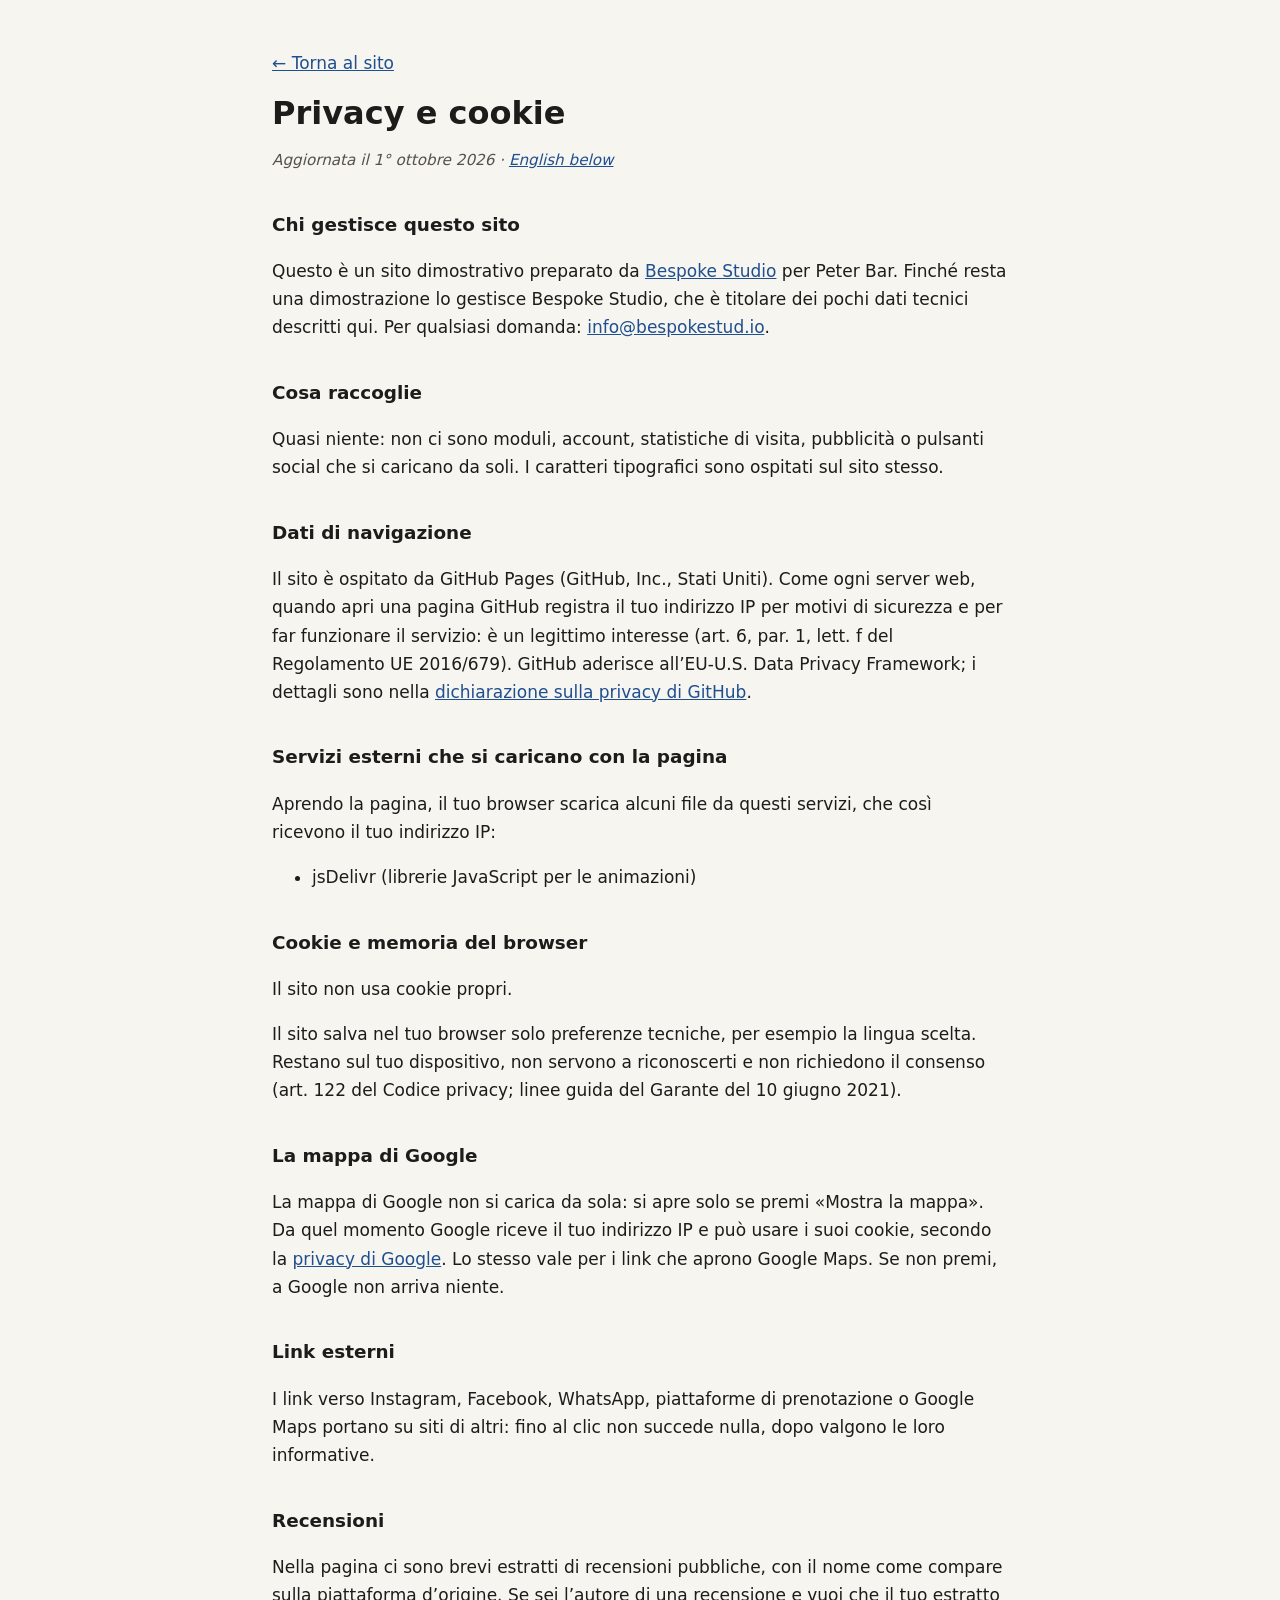
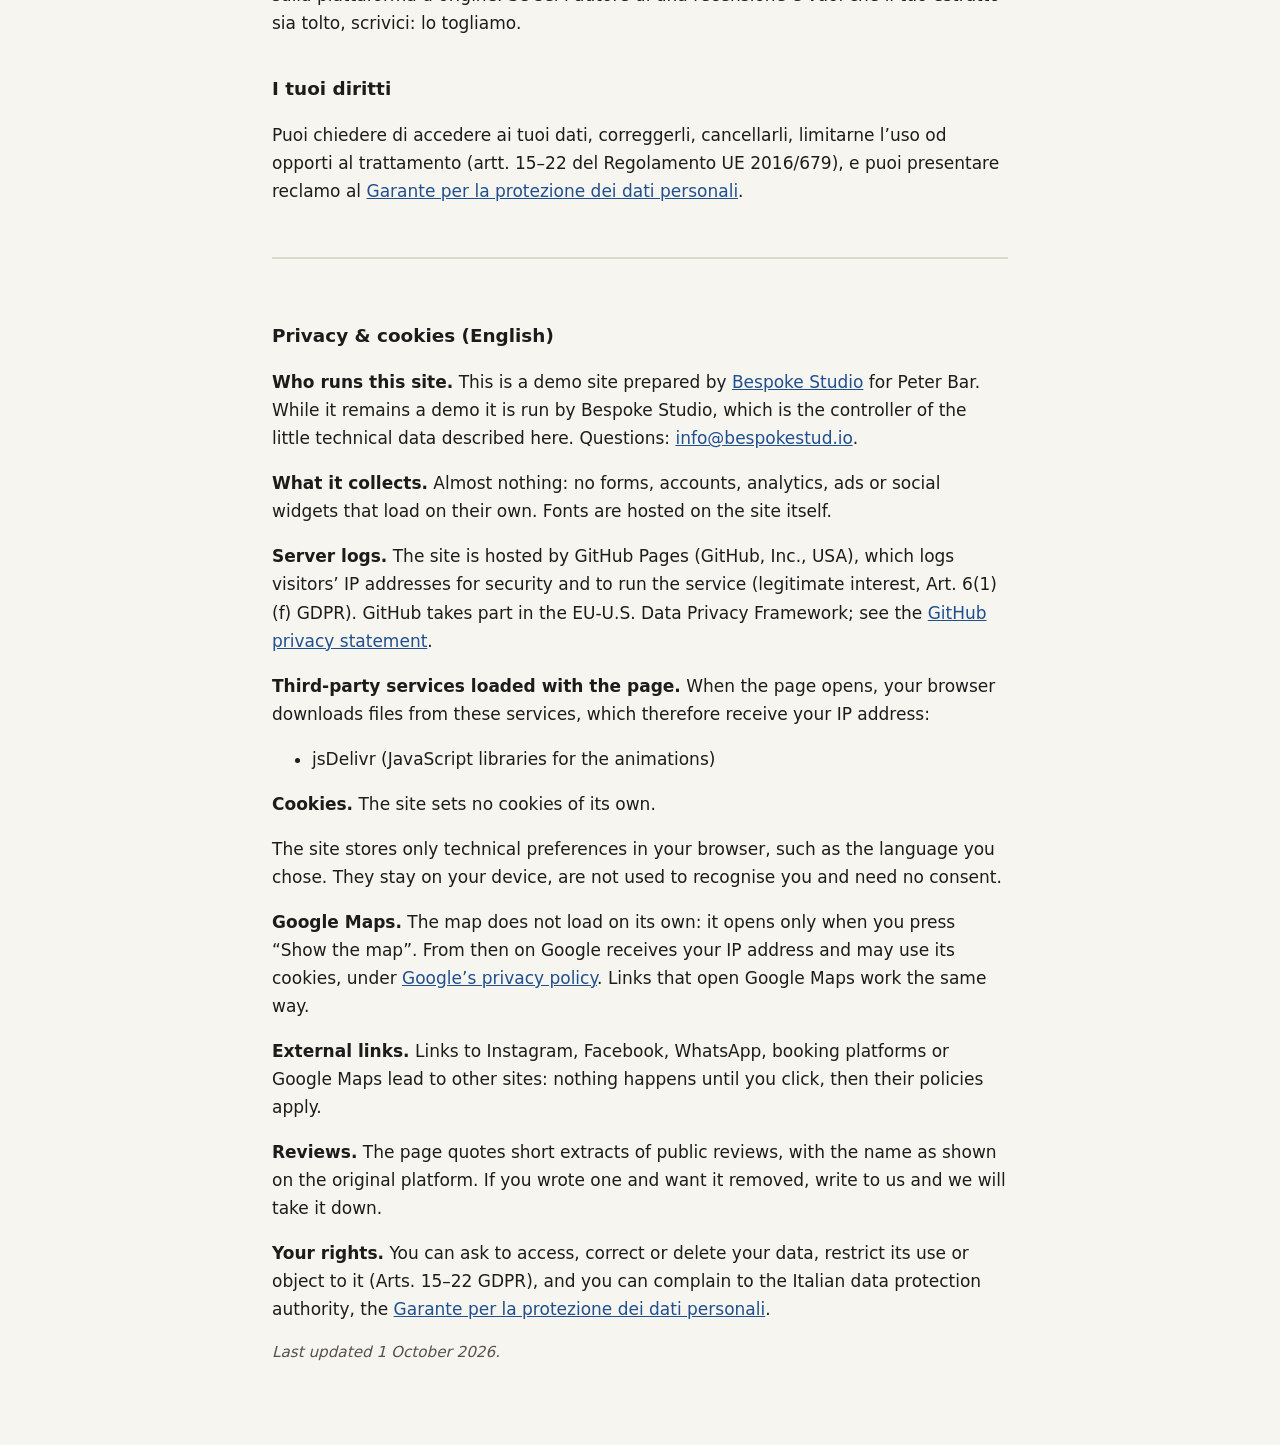
<file: privacy.html>
<!DOCTYPE html>
<html lang="it">
<head>
  <meta charset="UTF-8">
  <meta name="viewport" content="width=device-width, initial-scale=1.0">
  <meta name="robots" content="noindex">
  <title>Privacy e cookie · Peter Bar</title>
  <meta name="description" content="Informativa privacy e cookie del sito Peter Bar.">
  <style>
    body { margin: 0; background: #f7f5f0; color: #1d1c1a; font: 17px/1.65 system-ui, -apple-system, "Segoe UI", Roboto, sans-serif; }
    main { max-width: 46rem; margin: 0 auto; padding: 32px 20px 64px; }
    h1 { font-size: 2rem; line-height: 1.2; margin: 0.4em 0 0.2em; }
    h2 { font-size: 1.15rem; margin: 2em 0 0.4em; }
    a { color: #1f4f8f; }
    .data { color: #55524c; font-style: italic; font-size: 0.95rem; }
    .en { margin-top: 3em; padding-top: 1.5em; border-top: 2px solid #ddd8cc; }
    code { font-size: 0.9em; background: #ebe7dc; padding: 0 4px; border-radius: 3px; }
  </style>
</head>
<body>
<main>
  <p><a href="index.html">← Torna al sito</a></p>
  <h1>Privacy e cookie</h1>
  <p class="data">Aggiornata il 1° ottobre 2026 · <a href="#english" lang="en">English below</a></p>
  <h2>Chi gestisce questo sito</h2>
  <p>Questo è un sito dimostrativo preparato da <a href="https://bespokestud.io" rel="noopener">Bespoke Studio</a> per Peter Bar. Finché resta una dimostrazione lo gestisce Bespoke Studio, che è titolare dei pochi dati tecnici descritti qui. Per qualsiasi domanda: <a href="mailto:info@bespokestud.io">info@bespokestud.io</a>.</p>
  <h2>Cosa raccoglie</h2>
  <p>Quasi niente: non ci sono moduli, account, statistiche di visita, pubblicità o pulsanti social che si caricano da soli. I caratteri tipografici sono ospitati sul sito stesso.</p>
  <h2>Dati di navigazione</h2>
  <p>Il sito è ospitato da GitHub Pages (GitHub, Inc., Stati Uniti). Come ogni server web, quando apri una pagina GitHub registra il tuo indirizzo IP per motivi di sicurezza e per far funzionare il servizio: è un legittimo interesse (art. 6, par. 1, lett. f del Regolamento UE 2016/679). GitHub aderisce all’EU-U.S. Data Privacy Framework; i dettagli sono nella <a href="https://docs.github.com/site-policy/privacy-policies/github-general-privacy-statement" rel="noopener">dichiarazione sulla privacy di GitHub</a>.</p>
  <h2>Servizi esterni che si caricano con la pagina</h2>
  <p>Aprendo la pagina, il tuo browser scarica alcuni file da questi servizi, che così ricevono il tuo indirizzo IP:</p>
  <ul><li>jsDelivr (librerie JavaScript per le animazioni)</li></ul>
  <h2>Cookie e memoria del browser</h2>
  <p>Il sito non usa cookie propri.</p>
  <p>Il sito salva nel tuo browser solo preferenze tecniche, per esempio la lingua scelta. Restano sul tuo dispositivo, non servono a riconoscerti e non richiedono il consenso (art. 122 del Codice privacy; linee guida del Garante del 10 giugno 2021).</p>
  <h2>La mappa di Google</h2>
  <p>La mappa di Google non si carica da sola: si apre solo se premi «Mostra la mappa». Da quel momento Google riceve il tuo indirizzo IP e può usare i suoi cookie, secondo la <a href="https://policies.google.com/privacy?hl=it" rel="noopener">privacy di Google</a>. Lo stesso vale per i link che aprono Google Maps. Se non premi, a Google non arriva niente.</p>
  <h2>Link esterni</h2>
  <p>I link verso Instagram, Facebook, WhatsApp, piattaforme di prenotazione o Google Maps portano su siti di altri: fino al clic non succede nulla, dopo valgono le loro informative.</p>
  <h2>Recensioni</h2>
  <p>Nella pagina ci sono brevi estratti di recensioni pubbliche, con il nome come compare sulla piattaforma d’origine. Se sei l’autore di una recensione e vuoi che il tuo estratto sia tolto, scrivici: lo togliamo.</p>
  <h2>I tuoi diritti</h2>
  <p>Puoi chiedere di accedere ai tuoi dati, correggerli, cancellarli, limitarne l’uso od opporti al trattamento (artt. 15–22 del Regolamento UE 2016/679), e puoi presentare reclamo al <a href="https://www.garanteprivacy.it" rel="noopener">Garante per la protezione dei dati personali</a>.</p>
  <div class="en" id="english" lang="en">
    <h2>Privacy &amp; cookies (English)</h2>
    <p><strong>Who runs this site.</strong> This is a demo site prepared by <a href="https://bespokestud.io" rel="noopener">Bespoke Studio</a> for Peter Bar. While it remains a demo it is run by Bespoke Studio, which is the controller of the little technical data described here. Questions: <a href="mailto:info@bespokestud.io">info@bespokestud.io</a>.</p>
    <p><strong>What it collects.</strong> Almost nothing: no forms, accounts, analytics, ads or social widgets that load on their own. Fonts are hosted on the site itself.</p>
    <p><strong>Server logs.</strong> The site is hosted by GitHub Pages (GitHub, Inc., USA), which logs visitors’ IP addresses for security and to run the service (legitimate interest, Art. 6(1)(f) GDPR). GitHub takes part in the EU-U.S. Data Privacy Framework; see the <a href="https://docs.github.com/site-policy/privacy-policies/github-general-privacy-statement" rel="noopener">GitHub privacy statement</a>.</p>
    <p><strong>Third-party services loaded with the page.</strong> When the page opens, your browser downloads files from these services, which therefore receive your IP address:</p><ul><li>jsDelivr (JavaScript libraries for the animations)</li></ul>
    <p><strong>Cookies.</strong> The site sets no cookies of its own.</p>
    <p>The site stores only technical preferences in your browser, such as the language you chose. They stay on your device, are not used to recognise you and need no consent.</p>
    <p><strong>Google Maps.</strong> The map does not load on its own: it opens only when you press “Show the map”. From then on Google receives your IP address and may use its cookies, under <a href="https://policies.google.com/privacy?hl=en" rel="noopener">Google’s privacy policy</a>. Links that open Google Maps work the same way.</p>
    <p><strong>External links.</strong> Links to Instagram, Facebook, WhatsApp, booking platforms or Google Maps lead to other sites: nothing happens until you click, then their policies apply.</p>
    <p><strong>Reviews.</strong> The page quotes short extracts of public reviews, with the name as shown on the original platform. If you wrote one and want it removed, write to us and we will take it down.</p>
    <p><strong>Your rights.</strong> You can ask to access, correct or delete your data, restrict its use or object to it (Arts. 15–22 GDPR), and you can complain to the Italian data protection authority, the <a href="https://www.garanteprivacy.it" rel="noopener">Garante per la protezione dei dati personali</a>.</p>
    <p class="data">Last updated 1 October 2026.</p>
  </div>
</main>
</body>
</html>
</file>
